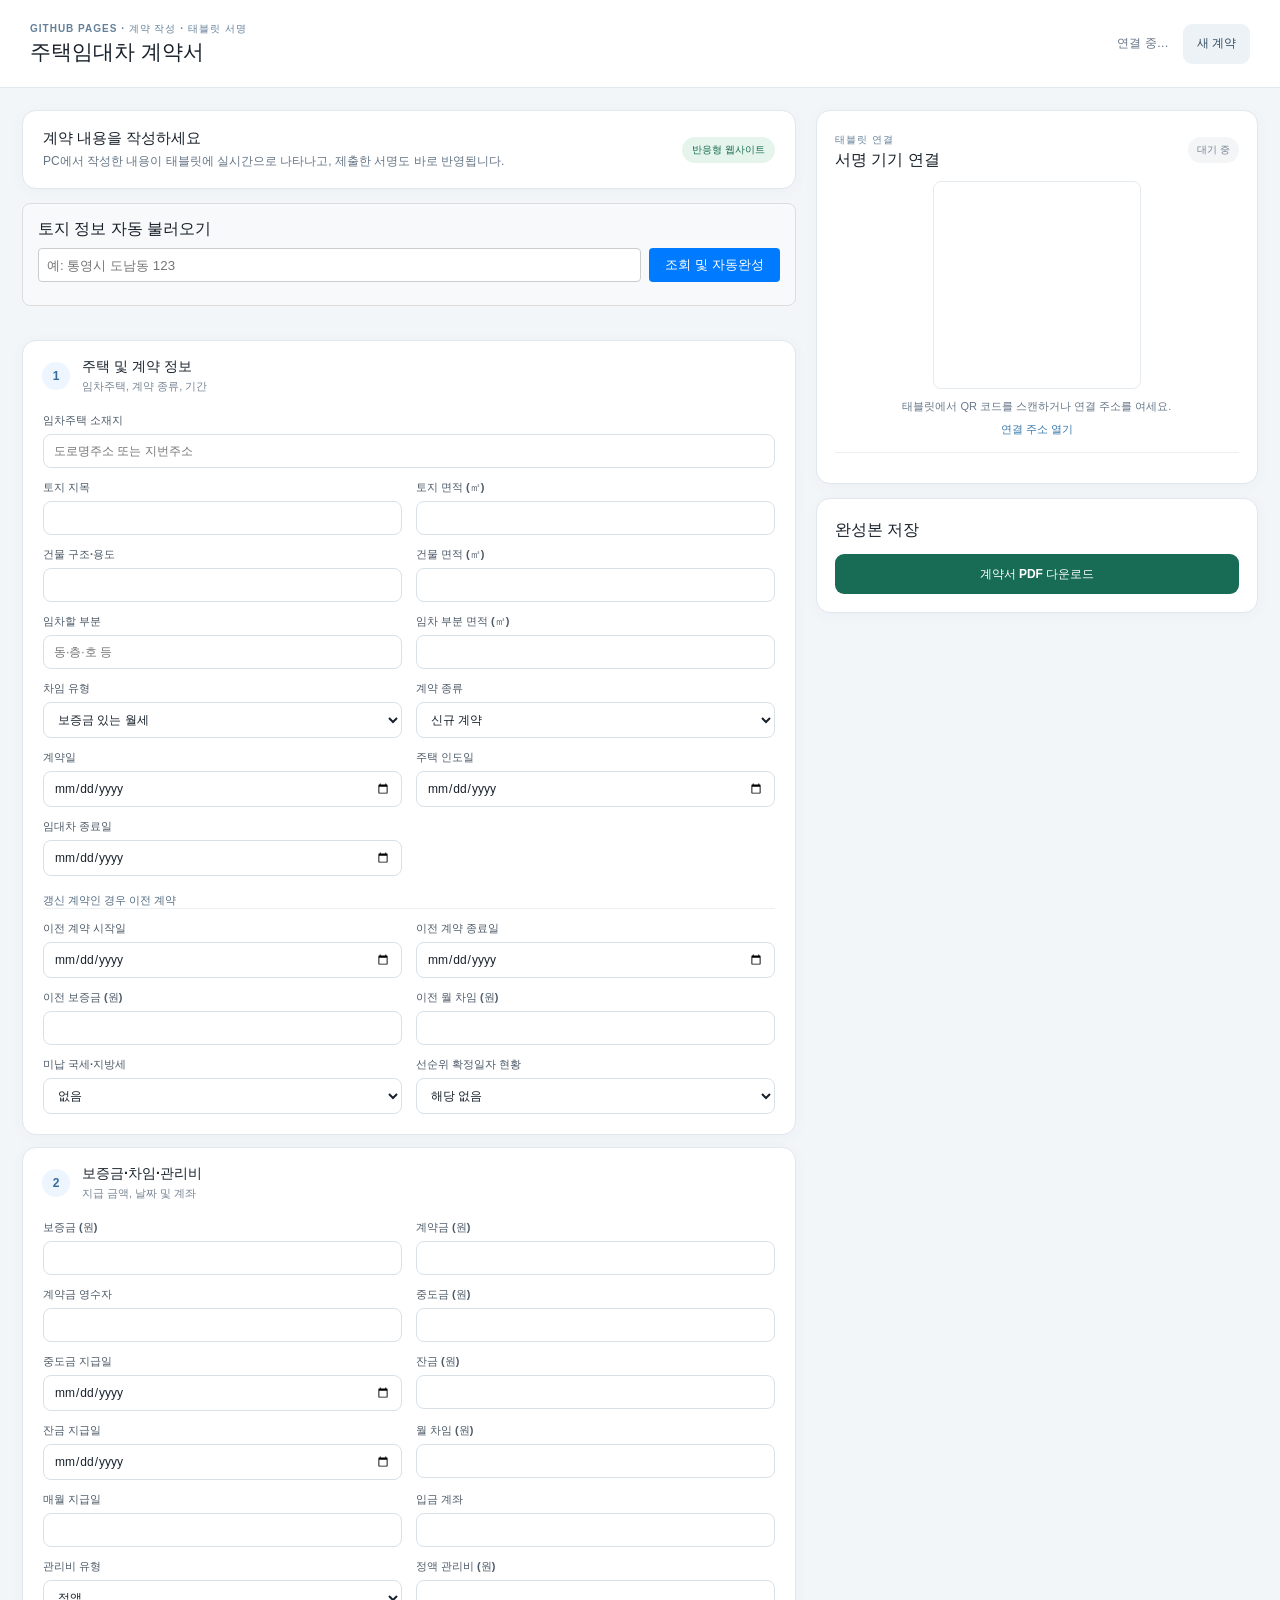
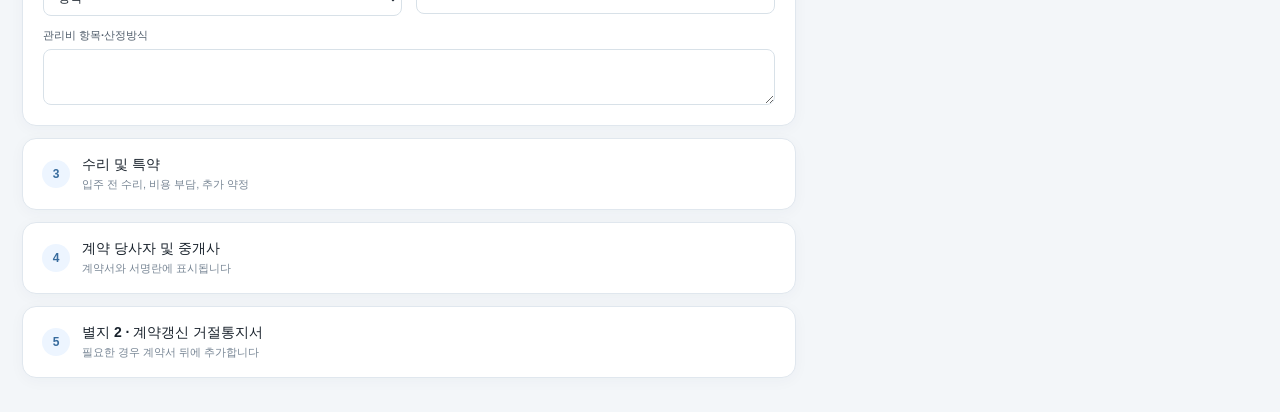
<file: index.html>
<!doctype html>
<html lang="ko">
<head>
  <meta charset="utf-8">
  <meta name="viewport" content="width=device-width,initial-scale=1">
  <title>주택임대차 계약 작성</title>
  <meta name="theme-color" content="#f3f6f9">
  <link rel="stylesheet" href="style.css">
</head>
<body>
  <header class="topbar">
    <div><div class="eyebrow">GitHub Pages · 계약 작성 · 태블릿 서명</div><h1>주택임대차 계약서</h1></div>
    <div class="top-actions"><span id="saveState" class="save-state">연결 중…</span><button id="newContract" class="button secondary">새 계약</button></div>
  </header>
  <main class="layout">
    <section class="editor-column">
      <div class="card introduction">
        <div><strong>계약 내용을 작성하세요</strong><p>PC에서 작성한 내용이 태블릿에 실시간으로 나타나고, 제출한 서명도 바로 반영됩니다.</p></div>
        <span class="badge">반응형 웹사이트</span>
      </div>

      <!-- 주소 검색 및 자동완성 UI -->
      <div style="margin-bottom: 20px; padding: 15px; background: #f8f9fa; border: 1px solid #ddd; border-radius: 8px;">
        <label for="searchAddress" style="font-weight: bold; display: block; margin-bottom: 8px;">토지 정보 자동 불러오기</label>
        <div style="display: flex; gap: 8px;">
          <input type="text" id="searchAddress" placeholder="예: 통영시 도남동 123" style="flex: 1; padding: 8px; border: 1px solid #ccc; border-radius: 4px;">
          <button type="button" id="btnSearchLand" style="padding: 8px 16px; cursor: pointer; background: #007bff; color: white; border: none; border-radius: 4px; font-weight: bold;">조회 및 자동완성</button>
        </div>
        <p id="searchResultMsg" style="margin-top: 8px; font-size: 13px; margin-bottom: 0; line-height: 1.4;"></p>
      </div>

      <form id="contractForm" autocomplete="off">
        <details open class="form-section">
          <summary><span class="step">1</span><span><strong>주택 및 계약 정보</strong><small>임차주택, 계약 종류, 기간</small></span></summary>
          <div class="form-grid">
            <label class="wide">임차주택 소재지<input data-field="propertyAddress" placeholder="도로명주소 또는 지번주소" /></label>
            <label>토지 지목<input data-field="landType" /></label><label>토지 면적 (㎡)<input data-field="landArea" inputmode="decimal" /></label>
            <label>건물 구조·용도<input data-field="buildingStructure" /></label><label>건물 면적 (㎡)<input data-field="buildingArea" inputmode="decimal" /></label>
            <label>임차할 부분<input data-field="rentalPart" placeholder="동·층·호 등" /></label><label>임차 부분 면적 (㎡)<input data-field="rentalArea" inputmode="decimal" /></label>
            <label>차임 유형<select data-field="rentType"><option value="depositMonthly">보증금 있는 월세</option><option value="jeonse">전세</option><option value="monthly">월세</option></select></label>
            <label>계약 종류<select data-field="contractType"><option value="new">신규 계약</option><option value="renewal">합의에 의한 재계약</option><option value="renewalRight">계약갱신요구권 행사에 의한 갱신</option></select></label>
            <label>계약일<input type="date" data-field="contractDate" /></label><label>주택 인도일<input type="date" data-field="handoverDate" /></label><label>임대차 종료일<input type="date" data-field="leaseEndDate" /></label>
            <div class="wide subheading">갱신 계약인 경우 이전 계약</div>
            <label>이전 계약 시작일<input type="date" data-field="previousStart" /></label><label>이전 계약 종료일<input type="date" data-field="previousEnd" /></label>
            <label>이전 보증금 (원)<input data-field="previousDeposit" inputmode="numeric" /></label><label>이전 월 차임 (원)<input data-field="previousRent" inputmode="numeric" /></label>
            <label>미납 국세·지방세<select data-field="unpaidTaxes"><option value="none">없음</option><option value="yes">있음</option></select></label>
            <label>선순위 확정일자 현황<select data-field="priorDates"><option value="none">해당 없음</option><option value="yes">해당 있음</option></select></label>
          </div>
        </details>

        <details open class="form-section">
          <summary><span class="step">2</span><span><strong>보증금·차임·관리비</strong><small>지급 금액, 날짜 및 계좌</small></span></summary>
          <div class="form-grid">
            <label>보증금 (원)<input data-field="deposit" inputmode="numeric" /></label><label>계약금 (원)<input data-field="contractPayment" inputmode="numeric" /></label>
            <label>계약금 영수자<input data-field="contractPaymentRecipient" /></label><label>중도금 (원)<input data-field="intermediatePayment" inputmode="numeric" /></label>
            <label>중도금 지급일<input type="date" data-field="intermediateDate" /></label><label>잔금 (원)<input data-field="balance" inputmode="numeric" /></label>
            <label>잔금 지급일<input type="date" data-field="balanceDate" /></label><label>월 차임 (원)<input data-field="monthlyRent" inputmode="numeric" /></label>
            <label>매월 지급일<input data-field="rentDay" inputmode="numeric" /></label><label>입금 계좌<input data-field="bankAccount" /></label>
            <label>관리비 유형<select data-field="maintenanceType"><option value="fixed">정액</option><option value="variable">항목·산정방식 기재</option></select></label>
            <label>정액 관리비 (원)<input data-field="maintenanceFee" inputmode="numeric" /></label>
            <label class="wide">관리비 항목·산정방식<textarea data-field="maintenanceDetails" rows="2"></textarea></label>
          </div>
        </details>

        <details class="form-section">
          <summary><span class="step">3</span><span><strong>수리 및 특약</strong><small>입주 전 수리, 비용 부담, 추가 약정</small></span></summary>
          <div class="form-grid">
            <label>수리 필요 여부<select data-field="repairNeeded"><option value="no">없음</option><option value="yes">있음</option></select></label>
            <label>수리 완료 시기<input data-field="repairDeadline" placeholder="예: 잔금 지급일까지" /></label>
            <label class="wide">수리할 내용<textarea data-field="repairDetails" rows="2"></textarea></label>
            <label class="wide">미수리 시 처리 방법<textarea data-field="repairRemedy" rows="2"></textarea></label>
            <label class="wide">임대인 부담 수선<textarea data-field="landlordRepairs" rows="2"></textarea></label>
            <label class="wide">임차인 부담 수선<textarea data-field="tenantRepairs" rows="2"></textarea></label>
            <label class="wide">특약 추가 내용<textarea data-field="specialTerms" rows="5" placeholder="한 줄에 특약 하나씩 입력하세요."></textarea></label>
            <label>전입신고·확정일자 약정일<input type="date" data-field="moveInDate" /></label><label>세금 관련 해제 기준액 (원)<input data-field="taxLimit" inputmode="numeric" /></label>
            <label>분쟁조정 신청<select data-field="mediation"><option value="agree">동의</option><option value="disagree">미동의</option></select></label>
            <label>철거·재건축 계획<select data-field="rebuild"><option value="no">없음</option><option value="yes">있음</option></select></label>
            <label>예정 시기<input data-field="rebuildDate" /></label><label>예상 기간 (개월)<input data-field="rebuildMonths" inputmode="numeric" /></label>
            <label>상세주소 부여 동의<select data-field="addressConsent"><option value="agree">동의</option><option value="disagree">미동의</option></select></label>
            <label>중개보수율 (%)<input data-field="brokerageRate" inputmode="decimal" /></label><label>중개보수 (원)<input data-field="brokerageFee" inputmode="numeric" /></label>
            <label>부가가치세<select data-field="brokerageVat"><option value="included">포함</option><option value="excluded">불포함</option></select></label><label>확인·설명서 교부일<input type="date" data-field="brokerDocsDate" /></label>
            <label class="wide">기타<textarea data-field="otherTerms" rows="2"></textarea></label>
          </div>
        </details>

        <details class="form-section">
          <summary><span class="step">4</span><span><strong>계약 당사자 및 중개사</strong><small>계약서와 서명란에 표시됩니다</small></span></summary>
          <div class="person-block"><h3>임대인</h3><div class="form-grid">
            <label>성명<input data-field="landlordName" /></label><label>전화<input data-field="landlordPhone" inputmode="tel" /></label><label class="wide">주소<input data-field="landlordAddress" /></label>
            <label>주민등록번호<input data-field="landlordId" /></label><label>대리인<input data-field="landlordAgent" /></label>
          </div></div>
          <div class="person-block"><h3>임차인</h3><div class="form-grid">
            <label>성명<input data-field="tenantName" /></label><label>전화<input data-field="tenantPhone" inputmode="tel" /></label><label class="wide">주소<input data-field="tenantAddress" /></label>
            <label>주민등록번호<input data-field="tenantId" /></label><label>대리인<input data-field="tenantAgent" /></label>
          </div></div>
          <div class="person-block"><h3>개업공인중개사</h3><div class="form-grid">
            <label>사무소명<input data-field="brokerOffice" /></label><label>등록번호<input data-field="brokerRegistration" /></label>
            <label>대표 성명<input data-field="brokerName" /></label><label>전화<input data-field="brokerPhone" inputmode="tel" /></label>
            <label class="wide">사무소 소재지<input data-field="brokerAddress" /></label>
          </div></div>
        </details>
        
        <details class="form-section">
          <summary><span class="step">5</span><span><strong>별지 2 · 계약갱신 거절통지서</strong><small>필요한 경우 계약서 뒤에 추가합니다</small></span></summary>
          <div class="form-grid">
            <label>별지 2 포함<select data-field="includeRenewalNotice"><option value="no">포함하지 않음</option><option value="yes">포함</option></select></label>
            <label>임차인의 갱신요구일<input type="date" data-field="renewalRequestDate" /></label>
            <label class="wide">갱신 거절 사유<select data-field="renewalReason"><option value="1">1. 2기의 차임액에 해당하는 금액 연체</option><option value="2">2. 거짓이나 부정한 방법으로 임차</option><option value="3">3. 임대인의 상당한 보상 제공에 합의</option><option value="4">4. 임대인 동의 없는 전대</option><option value="5">5. 고의·중과실로 임차주택 파손</option><option value="6">6. 주택 멸실로 임대차 목적 달성 불가</option><option value="7-1">7-1. 고지한 철거·재건축 계획</option><option value="7-2">7-2. 노후·훼손 등 안전사고 우려</option><option value="7-3">7-3. 다른 법령에 따른 철거·재건축</option><option value="8">8. 임대인 또는 직계존비속 실거주</option><option value="9">9. 그 밖의 중대한 사유</option></select></label>
            <label class="wide">상당한 보상의 내용 (해당 시)<input data-field="renewalCompensation" /></label>
            <label>실거주자 성명<input data-field="renewalResidentName" /></label><label>임대인과의 관계<input data-field="renewalResidentRelation" placeholder="본인·직계존속·직계비속" /></label>
            <label class="wide">구체적 사정·보충 설명<textarea data-field="renewalReasonDetails" rows="3"></textarea></label>
            <label>작성일<input type="date" data-field="renewalNoticeDate" /></label>
          </div>
        </details>
      </form>
    </section>

    <aside class="side-column">
      <section class="card qr-card">
        <div class="card-heading"><div><span class="eyebrow">태블릿 연결</span><h2>서명 기기 연결</h2></div><span id="tabletStatus" class="status-dot">대기 중</span></div>
        <div id="qrCode" class="qr-code" role="img" aria-label="태블릿 연결 QR 코드"></div>
        <p>태블릿에서 QR 코드를 스캔하거나 연결 주소를 여세요.</p>
        <a id="tabletLink" class="text-link" href="#" target="_blank" rel="noreferrer">연결 주소 열기</a>
        <div class="signature-status" id="signatureStatus"></div>
      </section>
      <section class="card action-card">
        <h2>완성본 저장</h2>
        <button id="downloadPdf" class="button primary full">계약서 PDF 다운로드</button>
      </section>
    </aside>
  </main>
  
  <script type="module" src="app.js"></script>
</body>
</html>
</file>
<file: style.css>
:root{font-family:Inter,"Malgun Gothic","Apple SD Gothic Neo",sans-serif;color:#18212b;background:#f3f6f9;font-synthesis:none;font-optical-sizing:auto}*{box-sizing:border-box}body{margin:0;min-width:320px}.topbar{height:88px;padding:15px 30px;background:#fff;border-bottom:1px solid #e2e8ef;display:flex;align-items:center;justify-content:space-between;position:sticky;top:0;z-index:10}.topbar h1{font-size:21px;margin:2px 0 0;font-weight:750}.eyebrow{text-transform:uppercase;font-size:10px;font-weight:750;letter-spacing:.1em;color:#648099}.top-actions{display:flex;align-items:center;gap:14px}.save-state{font-size:12px;color:#637486}.save-state.good{color:#18764d}.save-state.bad{color:#b33d3d}.layout{max-width:1480px;margin:22px auto;padding:0 22px;display:grid;grid-template-columns:minmax(450px,1.4fr) minmax(325px,.8fr);gap:20px;align-items:start}.editor-column,.side-column{display:flex;flex-direction:column;gap:14px}.card,.form-section{background:#fff;border:1px solid #e0e7ee;border-radius:14px;box-shadow:0 3px 15px rgba(28,55,80,.035)}.introduction{padding:18px 20px;display:flex;justify-content:space-between;align-items:center;gap:14px}.introduction strong{font-size:15px}.introduction p{margin:5px 0 0;color:#657586;font-size:12px}.badge{white-space:nowrap;color:#166b4e;background:#e5f5ec;border-radius:20px;padding:6px 10px;font-size:10px;font-weight:700}.form-section{margin-bottom:12px;overflow:hidden}.form-section summary{display:flex;align-items:center;gap:12px;list-style:none;cursor:pointer;padding:17px 19px}.form-section summary::-webkit-details-marker{display:none}.form-section summary>span:last-child{display:grid;gap:3px}.form-section summary strong{font-size:14px}.form-section summary small{font-size:11px;color:#778594}.step{width:28px;height:28px;border-radius:50%;display:grid;place-items:center;background:#edf5ff;color:#376b9d;font-size:12px;font-weight:800}.form-grid{padding:2px 20px 20px;display:grid;grid-template-columns:repeat(2,minmax(0,1fr));gap:12px 14px}.form-grid label,.field-label{display:flex;flex-direction:column;gap:6px;color:#4d5a68;font-size:11px;font-weight:650}.form-grid input,.form-grid textarea,.form-grid select,.action-card select{width:100%;border:1px solid #d8e1e8;border-radius:8px;padding:9px 10px;background:#fff;color:#18212b;font:inherit;font-weight:450;font-size:12px;outline:none;transition:border .15s,box-shadow .15s}.form-grid input:focus,.form-grid textarea:focus,.form-grid select:focus,.action-card select:focus{border-color:#5b95c3;box-shadow:0 0 0 3px rgba(72,143,191,.12)}.form-grid textarea{resize:vertical;line-height:1.5}.wide{grid-column:1/-1}.subheading{padding-top:5px;border-bottom:1px solid #edf0f3;color:#526a80;font-weight:750;font-size:11px}.person-block{padding:0 20px 16px}.person-block h3{margin:6px 0 12px;font-size:12px;color:#293d4f}.person-block .form-grid{padding:0}.notice{font-size:11px;color:#667788;line-height:1.6;padding:5px 4px 18px}.notice code,.small-copy code{font-family:Consolas,monospace;background:#f0f3f6;border-radius:4px;padding:1px 4px}.qr-card,.action-card,.preview-card{padding:18px}.card-heading{display:flex;justify-content:space-between;align-items:center}.card-heading h2,.action-card h2{margin:3px 0 0;font-size:16px}.status-dot{font-size:10px;border-radius:14px;background:#f3f5f7;padding:6px 9px;color:#758291}.status-dot.active{background:#e0f4e8;color:#17784e}.qr-image{display:block;width:192px;height:192px;object-fit:contain;margin:14px auto 8px}.qr-card p{font-size:11px;text-align:center;color:#667788;margin:8px 0}.text-link{display:block;text-align:center;color:#3979a8;text-decoration:none;font-size:11px;overflow-wrap:anywhere}.signature-status{border-top:1px solid #edf0f3;margin-top:15px;padding-top:12px;display:grid;gap:8px}.signature-item{display:flex;align-items:center;gap:8px;font-size:11px;color:#536171}.signature-item .check{width:19px;height:19px;border:1px solid #d5dee5;border-radius:50%;display:grid;place-items:center;color:#fff;font-size:10px}.signature-item.signed .check{background:#178351;border-color:#178351}.signature-item .time{margin-left:auto;color:#8c99a5;font-size:9px}.button{border:0;border-radius:9px;min-height:40px;padding:9px 14px;display:inline-flex;justify-content:center;align-items:center;text-decoration:none;font-size:12px;font-weight:750;cursor:pointer;transition:filter .15s,transform .1s}.button:hover{filter:brightness(.97)}.button:active{transform:translateY(1px)}.button.primary{background:#186c55;color:#fff}.button.secondary{background:#edf2f6;color:#344e63}.button.full{width:100%;margin-top:13px}.action-card .field-label{margin-top:17px}.action-card select{margin-top:6px}.small-copy{font-size:10px;color:#7b8995;line-height:1.5;margin:10px 0 0}.cloud-result{display:grid;gap:6px;margin-top:9px;font-size:10px;color:#506270;overflow-wrap:anywhere}.cloud-result a{color:#23775b}.preview-card{height:500px;display:flex;flex-direction:column}.icon-button{border:1px solid #e1e7ec;background:white;border-radius:7px;width:30px;height:30px;font-size:18px;color:#567085;cursor:pointer}.preview-card iframe{border:1px solid #e3e7ea;border-radius:8px;flex:1;width:100%;margin-top:13px;background:#e9edf1}.preview-card iframe body{margin:0}.icon-button:hover{background:#f5f8fa}
@media(max-width:980px){.layout{grid-template-columns:1fr;max-width:800px}.side-column{display:grid;grid-template-columns:1fr 1fr}.preview-card{grid-column:1/-1;height:480px}.topbar{padding:14px 18px}}@media(max-width:620px){.topbar{height:auto;min-height:72px}.topbar h1{font-size:17px}.top-actions{gap:8px}.save-state{display:none}.layout{padding:0 11px;margin:12px auto}.side-column{display:flex}.form-grid{grid-template-columns:1fr;padding:2px 14px 16px}.form-grid .wide{grid-column:auto}.form-section summary{padding:15px}.person-block{padding:0 14px 15px}.introduction{align-items:flex-start}.badge{font-size:9px}.qr-card,.action-card,.preview-card{padding:15px}.preview-card{height:420px}}
.connect-drive{display:block;width:100%;margin-top:14px;border:1px solid #d7e1e8;border-radius:8px;background:#fff;color:#28769b;padding:10px;text-align:center;font:inherit;font-size:11px;font-weight:750;cursor:pointer}.connect-drive:hover{background:#f5fafc}.provider-state{display:block;color:#83909b;font-size:10px;line-height:1.5;margin-top:7px}.provider-state.good{color:#18764d}.provider-state.bad{color:#b33d3d}.qr-code{display:grid;place-items:center;width:208px;height:208px;margin:10px auto;background:#fff;border:1px solid #e5eaee;border-radius:8px}.qr-code img,.qr-code canvas{max-width:100%;height:auto}.signature-item a.time{color:#28769b;text-decoration:none}.action-card button:disabled{opacity:.6;cursor:wait}
</file>
